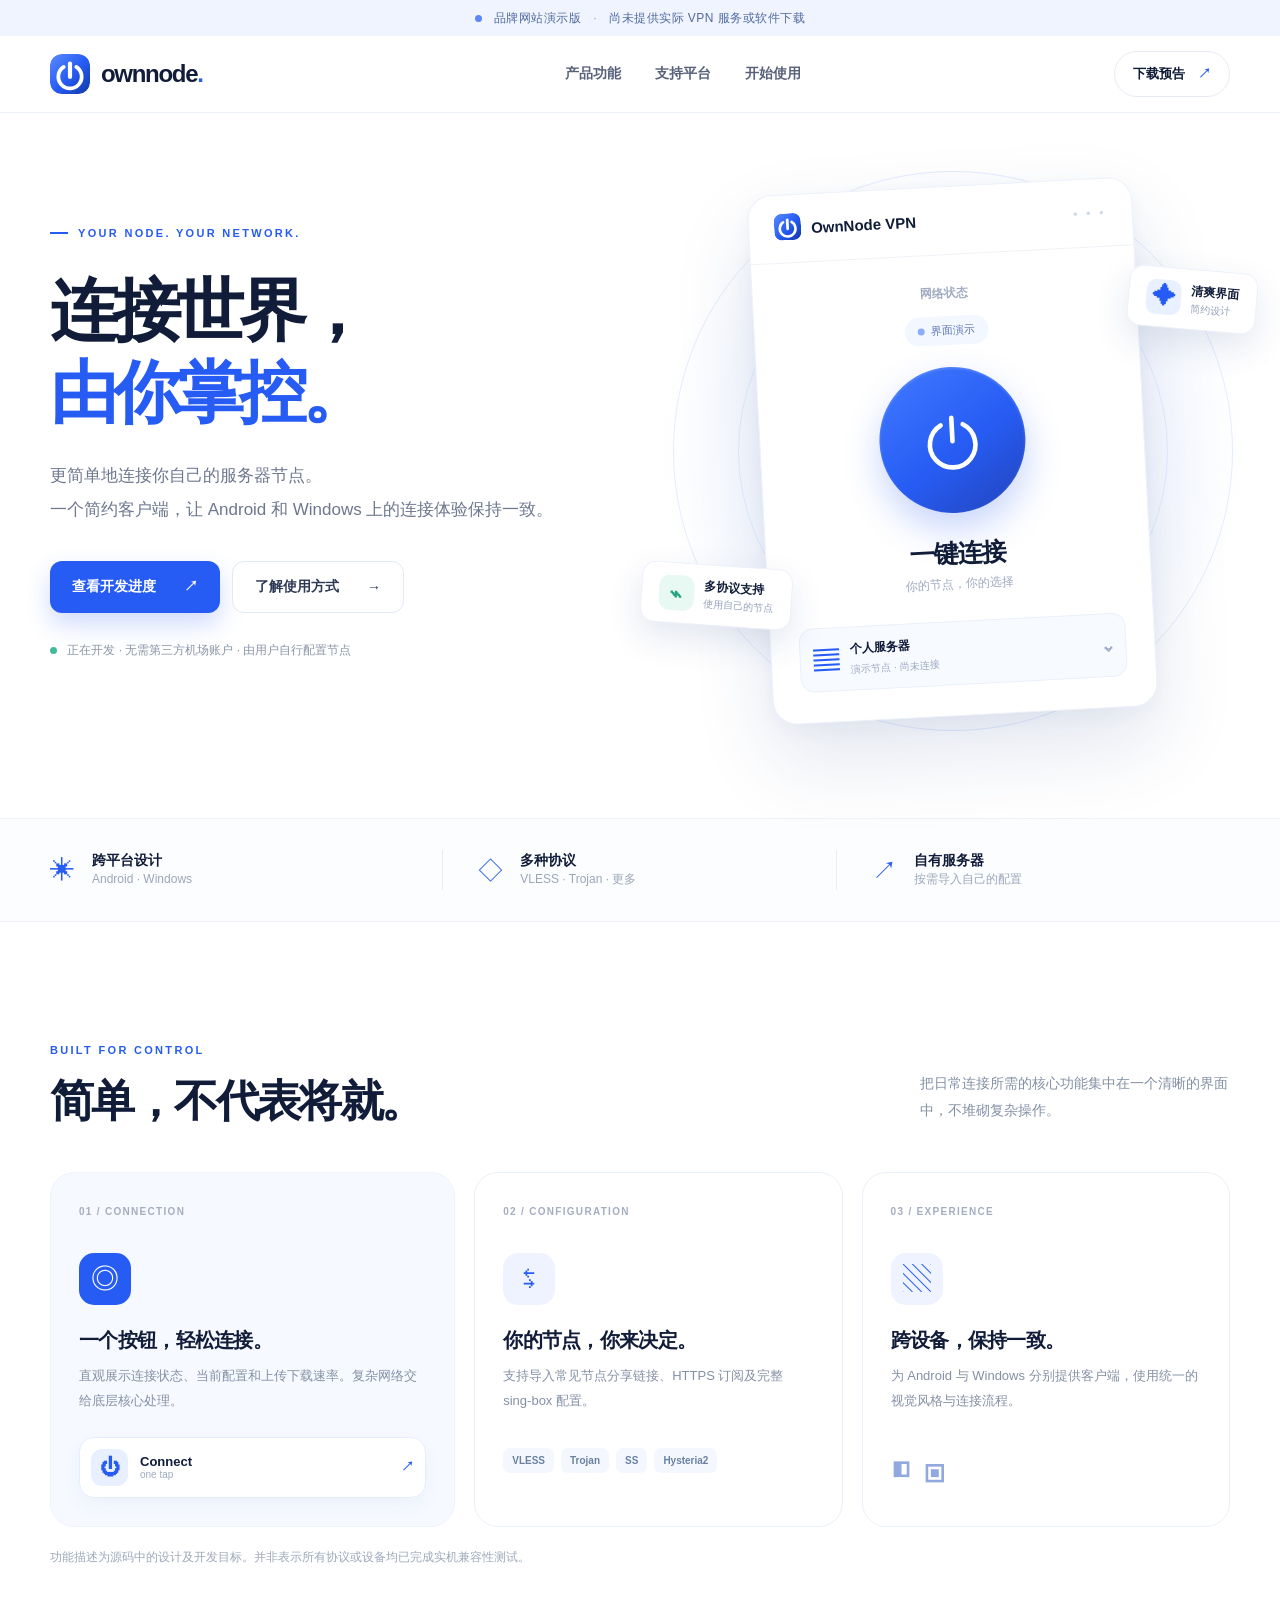
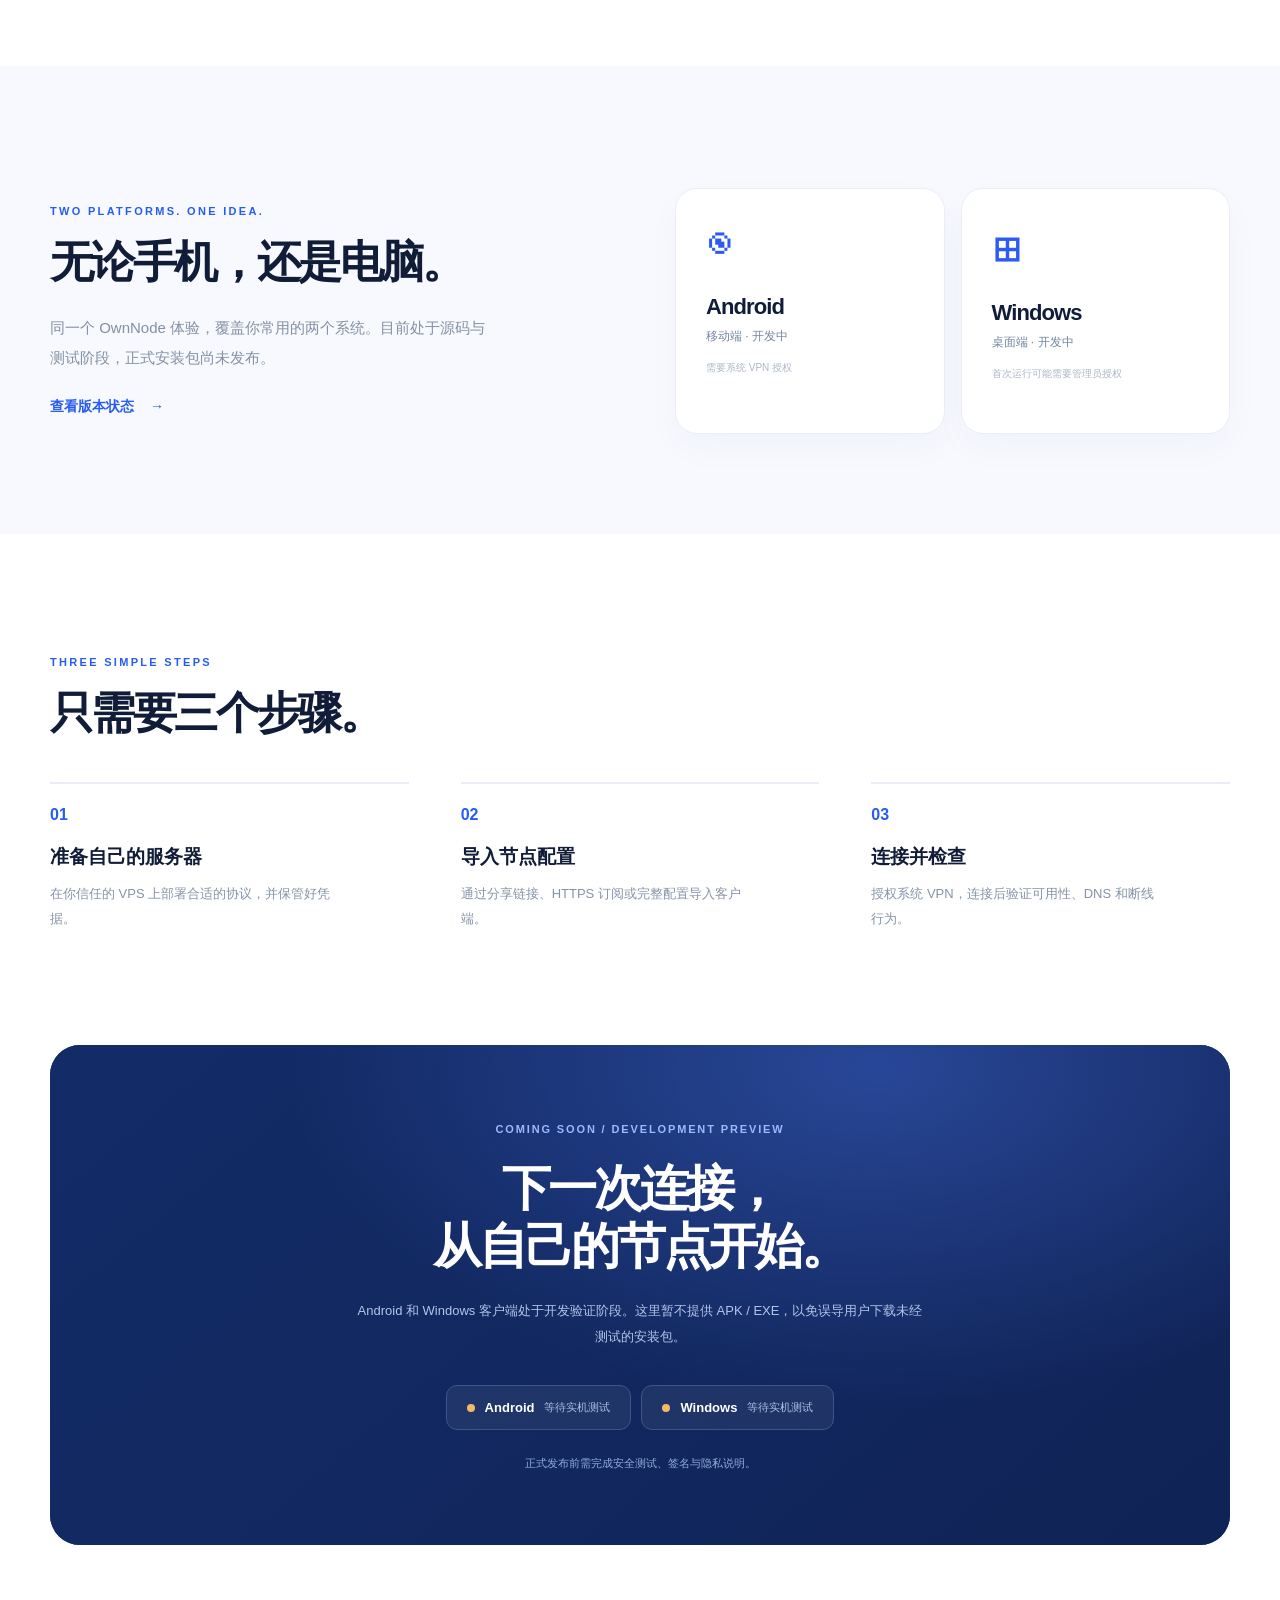
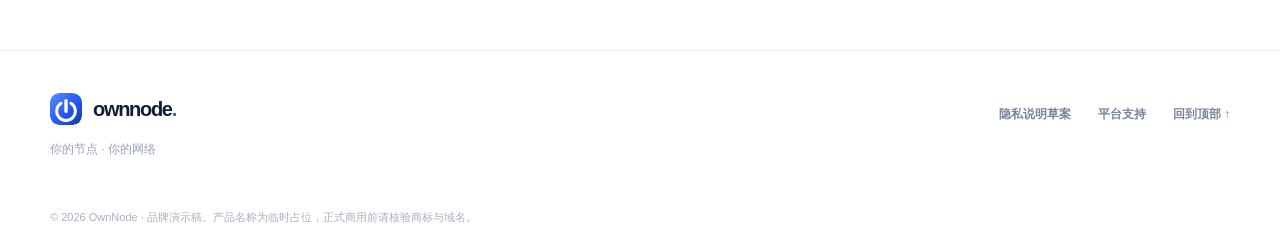
<file: website/index.html>
<!DOCTYPE html>
<html lang="zh-CN">
<head>
  <meta charset="utf-8" />
  <meta name="viewport" content="width=device-width, initial-scale=1" />
  <meta name="theme-color" content="#F8FAFF" />
  <meta name="description" content="OwnNode VPN 品牌官网演示：通过自己的节点掌控连接方式。Android 与 Windows 软件开发预览。" />
  <title>OwnNode VPN · 你的节点，你的网络</title>
  <link rel="icon" type="image/svg+xml" href="assets/logo.svg" />
  <link rel="stylesheet" href="styles.css" />
</head>
<body>
  <div class="preview-banner"><span class="preview-dot"></span> 品牌网站演示版 <span class="separator">·</span> 尚未提供实际 VPN 服务或软件下载</div>
  <header class="site-header" id="top">
    <div class="nav-wrap container">
      <a href="#top" class="brand" aria-label="OwnNode VPN 首页">
        <img src="assets/logo.svg" alt="" width="40" height="40" />
        <span>ownnode<span class="brand-dot">.</span></span>
      </a>
      <nav aria-label="主导航">
        <a href="#features">产品功能</a>
        <a href="#platforms">支持平台</a>
        <a href="#how-it-works">开始使用</a>
      </nav>
      <a class="nav-cta" href="#download">下载预告 <span aria-hidden="true">↗</span></a>
    </div>
  </header>

  <main>
    <section class="hero container">
      <div class="hero-copy">
        <div class="eyebrow"><span class="line"></span> YOUR NODE. YOUR NETWORK.</div>
        <h1>连接世界，<br /><span>由你掌控。</span></h1>
        <p class="lede">更简单地连接你自己的服务器节点。<br/>一个简约客户端，让 Android 和 Windows 上的连接体验保持一致。</p>
        <div class="hero-actions">
          <a class="btn btn-primary" href="#download">查看开发进度 <span aria-hidden="true">↗</span></a>
          <a class="btn btn-secondary" href="#how-it-works">了解使用方式 <span aria-hidden="true">→</span></a>
        </div>
        <div class="hero-foot"><span class="tiny-led"></span> 正在开发 · 无需第三方机场账户 · 由用户自行配置节点</div>
      </div>
      <div class="hero-visual" aria-label="软件连接界面设计预览">
        <div class="glow"></div>
        <div class="orbit orbit-one"></div>
        <div class="orbit orbit-two"></div>
        <div class="desktop-window">
          <div class="window-top"><span class="window-logo"><img src="assets/logo.svg" alt="" /></span><span class="window-name">OwnNode VPN</span><span class="window-dots">● ● ●</span></div>
          <div class="app-area">
            <div class="app-label">网络状态</div>
            <div class="status-pill"><span></span> 界面演示</div>
            <div class="power-ring"><svg viewBox="0 0 120 120" aria-hidden="true"><path d="M60 22V62" stroke="currentColor" stroke-width="8" stroke-linecap="round"/><path d="M41 34a39 39 0 1 0 38 0" stroke="currentColor" stroke-width="8" stroke-linecap="round" fill="none"/></svg></div>
            <div class="app-headline">一键连接</div>
            <div class="app-subhead">你的节点，你的选择</div>
            <div class="app-profile"><span class="server-icon">▤</span><span>个人服务器 <small>演示节点 · 尚未连接</small></span><span class="chevron">⌄</span></div>
          </div>
        </div>
        <div class="floating-chip floating-chip-top"><span class="chip-icon">✦</span><span>清爽界面<br/><small>简约设计</small></span></div>
        <div class="floating-chip floating-chip-bottom"><span class="chip-icon chip-secondary">⌁</span><span>多协议支持<br/><small>使用自己的节点</small></span></div>
      </div>
    </section>

    <section class="trust-line" aria-label="产品特点">
      <div class="container trust-content"><div><span class="trust-icon">✳</span><strong>跨平台设计</strong><small>Android · Windows</small></div><div><span class="trust-icon">◇</span><strong>多种协议</strong><small>VLESS · Trojan · 更多</small></div><div><span class="trust-icon">↗</span><strong>自有服务器</strong><small>按需导入自己的配置</small></div></div>
    </section>

    <section class="section container" id="features">
      <div class="section-heading"><div><div class="kicker">BUILT FOR CONTROL</div><h2>简单，不代表将就。</h2></div><p>把日常连接所需的核心功能集中在一个清晰的界面中，不堆砌复杂操作。</p></div>
      <div class="feature-grid">
        <article class="feature feature-large"><span class="feature-num">01 / CONNECTION</span><div class="feature-icon icon-blue">◎</div><h3>一个按钮，轻松连接。</h3><p>直观展示连接状态、当前配置和上传下载速率。复杂网络交给底层核心处理。</p><div class="mini-connect"><span class="mini-circle">⏻</span><span>Connect <small>one tap</small></span><span class="mini-arrow">↗</span></div></article>
        <article class="feature"><span class="feature-num">02 / CONFIGURATION</span><div class="feature-icon">⇆</div><h3>你的节点，你来决定。</h3><p>支持导入常见节点分享链接、HTTPS 订阅及完整 sing-box 配置。</p><div class="tag-row"><span>VLESS</span><span>Trojan</span><span>SS</span><span>Hysteria2</span></div></article>
        <article class="feature"><span class="feature-num">03 / EXPERIENCE</span><div class="feature-icon">▧</div><h3>跨设备，保持一致。</h3><p>为 Android 与 Windows 分别提供客户端，使用统一的视觉风格与连接流程。</p><div class="platform-glyph"><span>◧</span><span>▣</span></div></article>
      </div>
      <p class="fineprint">功能描述为源码中的设计及开发目标。并非表示所有协议或设备均已完成实机兼容性测试。</p>
    </section>

    <section class="section platform-section" id="platforms"><div class="container platform-inner"><div><div class="kicker">TWO PLATFORMS. ONE IDEA.</div><h2>无论手机，还是电脑。</h2><p>同一个 OwnNode 体验，覆盖你常用的两个系统。目前处于源码与测试阶段，正式安装包尚未发布。</p><a class="simple-link" href="#download">查看版本状态 <span>→</span></a></div><div class="platform-cards"><div class="platform-card"><div class="platform-symbol">◉</div><strong>Android</strong><span>移动端 · 开发中</span><small>需要系统 VPN 授权</small></div><div class="platform-card"><div class="platform-symbol windows-symbol">⊞</div><strong>Windows</strong><span>桌面端 · 开发中</span><small>首次运行可能需要管理员授权</small></div></div></div></section>

    <section class="section container how-section" id="how-it-works"><div class="kicker">THREE SIMPLE STEPS</div><h2>只需要三个步骤。</h2><div class="steps"><div><span>01</span><strong>准备自己的服务器</strong><p>在你信任的 VPS 上部署合适的协议，并保管好凭据。</p></div><div><span>02</span><strong>导入节点配置</strong><p>通过分享链接、HTTPS 订阅或完整配置导入客户端。</p></div><div><span>03</span><strong>连接并检查</strong><p>授权系统 VPN，连接后验证可用性、DNS 和断线行为。</p></div></div></section>

    <section class="container download-section" id="download"><div class="download-glow"></div><span class="download-label">COMING SOON / DEVELOPMENT PREVIEW</span><h2>下一次连接，<br/>从自己的节点开始。</h2><p>Android 和 Windows 客户端处于开发验证阶段。这里暂不提供 APK / EXE，以免误导用户下载未经测试的安装包。</p><div class="download-status"><div><span class="state-indicator"></span><strong>Android</strong><small>等待实机测试</small></div><div><span class="state-indicator"></span><strong>Windows</strong><small>等待实机测试</small></div></div><span class="not-live">正式发布前需完成安全测试、签名与隐私说明。</span></section>
  </main>
  <footer><div class="container footer-inner"><div><a class="brand" href="#top"><img src="assets/logo.svg" alt="" width="32" height="32"/><span>ownnode<span class="brand-dot">.</span></span></a><p>你的节点 · 你的网络</p></div><div class="footer-links"><a href="privacy.html">隐私说明草案</a><a href="#platforms">平台支持</a><a href="#top">回到顶部 ↑</a></div></div><div class="container copyright">© <span id="year">2026</span> OwnNode · 品牌演示稿。产品名称为临时占位，正式商用前请核验商标与域名。</div></footer>
  <script src="script.js" defer></script>
</body>
</html>
</file>
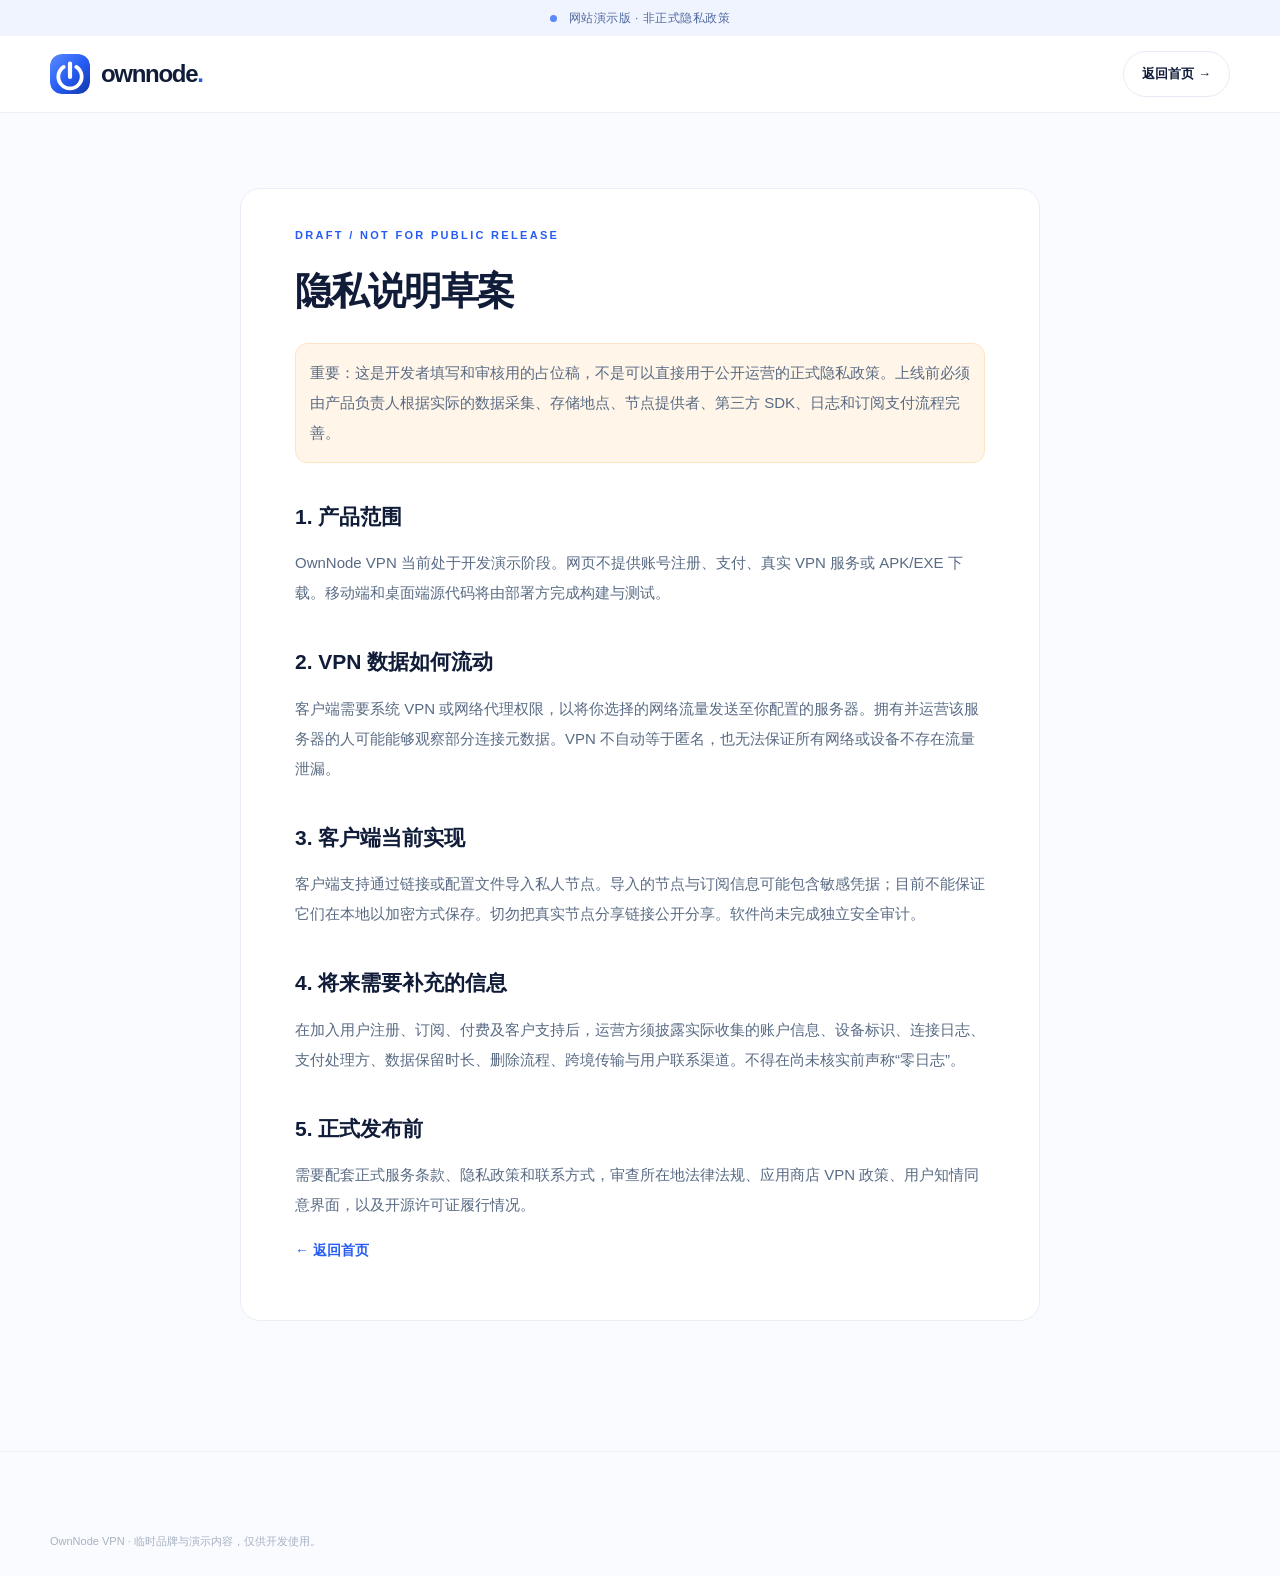
<file: website/privacy.html>
<!DOCTYPE html><html lang="zh-CN"><head><meta charset="utf-8"/><meta name="viewport" content="width=device-width,initial-scale=1"/><title>隐私说明草案 · OwnNode VPN</title><link rel="icon" href="assets/logo.svg" type="image/svg+xml"/><link rel="stylesheet" href="styles.css"/></head>
<body class="privacy-page"><div class="preview-banner"><span class="preview-dot"></span> 网站演示版 · 非正式隐私政策</div><header class="site-header"><div class="container nav-wrap"><a class="brand" href="index.html"><img src="assets/logo.svg" alt="" width="40" height="40"/><span>ownnode<span class="brand-dot">.</span></span></a><a class="nav-cta" href="index.html">返回首页 →</a></div></header><main class="legal-content"><div class="kicker">DRAFT / NOT FOR PUBLIC RELEASE</div><h1>隐私说明草案</h1><p class="privacy-note">重要：这是开发者填写和审核用的占位稿，不是可以直接用于公开运营的正式隐私政策。上线前必须由产品负责人根据实际的数据采集、存储地点、节点提供者、第三方 SDK、日志和订阅支付流程完善。</p><h2>1. 产品范围</h2><p>OwnNode VPN 当前处于开发演示阶段。网页不提供账号注册、支付、真实 VPN 服务或 APK/EXE 下载。移动端和桌面端源代码将由部署方完成构建与测试。</p><h2>2. VPN 数据如何流动</h2><p>客户端需要系统 VPN 或网络代理权限，以将你选择的网络流量发送至你配置的服务器。拥有并运营该服务器的人可能能够观察部分连接元数据。VPN 不自动等于匿名，也无法保证所有网络或设备不存在流量泄漏。</p><h2>3. 客户端当前实现</h2><p>客户端支持通过链接或配置文件导入私人节点。导入的节点与订阅信息可能包含敏感凭据；目前不能保证它们在本地以加密方式保存。切勿把真实节点分享链接公开分享。软件尚未完成独立安全审计。</p><h2>4. 将来需要补充的信息</h2><p>在加入用户注册、订阅、付费及客户支持后，运营方须披露实际收集的账户信息、设备标识、连接日志、支付处理方、数据保留时长、删除流程、跨境传输与用户联系渠道。不得在尚未核实前声称“零日志”。</p><h2>5. 正式发布前</h2><p>需要配套正式服务条款、隐私政策和联系方式，审查所在地法律法规、应用商店 VPN 政策、用户知情同意界面，以及开源许可证履行情况。</p><p><a class="simple-link" href="index.html">← 返回首页</a></p></main><footer><div class="container copyright">OwnNode VPN · 临时品牌与演示内容，仅供开发使用。</div></footer></body></html>
</file>
<file: website/styles.css>
:root{--ink:#101c38;--muted:#6d778d;--blue:#275cf4;--border:#e9eef7;--page:#fff;--slate:#f7f9fd;--shadow:0 25px 60px rgba(20,47,100,.08)}
*{box-sizing:border-box}html{scroll-behavior:smooth}body{margin:0;background:var(--page);color:var(--ink);font-family:Inter,-apple-system,BlinkMacSystemFont,"Segoe UI","PingFang SC","Microsoft YaHei",Arial,sans-serif;-webkit-font-smoothing:antialiased}a{color:inherit;text-decoration:none}button{font:inherit}.container{width:min(1180px,calc(100% - 72px));margin:0 auto}::selection{background:#dce7ff}
.preview-banner{height:36px;display:flex;align-items:center;justify-content:center;gap:12px;background:#eff4ff;color:#526a9e;font-size:12px;letter-spacing:.04em}.preview-dot{height:7px;width:7px;border-radius:50%;background:#5b87fa}.separator{opacity:.55}.site-header{position:sticky;top:0;z-index:15;background:rgba(255,255,255,.91);backdrop-filter:blur(18px);border-bottom:1px solid rgba(230,235,245,.78)}.nav-wrap{height:76px;display:flex;align-items:center;justify-content:space-between}.brand{display:inline-flex;align-items:center;gap:11px;font-size:24px;font-weight:850;letter-spacing:-1.3px}.brand img{border-radius:12px}.brand-dot{color:var(--blue)}nav{display:flex;gap:34px;margin-left:50px}nav a{color:#57627a;font-size:14px;font-weight:600}nav a:hover,.footer-links a:hover{color:var(--blue)}.nav-cta{border:1px solid #e5eaf4;border-radius:999px;padding:13px 18px;font-size:13px;font-weight:750}.nav-cta span{margin-left:9px;color:var(--blue)}
.hero{min-height:705px;display:grid;grid-template-columns:53% 47%;align-items:center;position:relative;padding-top:40px;padding-bottom:70px}.hero-copy{position:relative;z-index:2;padding-bottom:15px}.eyebrow,.kicker{font-size:11px;font-weight:850;letter-spacing:.21em;color:var(--blue)}.eyebrow{display:flex;align-items:center;gap:10px}.line{width:18px;height:2px;background:var(--blue)}.hero h1{font-size:clamp(58px,5.3vw,76px);line-height:1.21;font-weight:850;letter-spacing:-.074em;margin:31px 0 25px}.hero h1 span{color:var(--blue)}.lede{font-size:17px;line-height:2;color:var(--muted);font-weight:450}.hero-actions{display:flex;gap:12px;margin-top:34px}.btn{display:inline-flex;align-items:center;justify-content:center;gap:28px;padding:16px 22px;font-weight:760;font-size:14px;border-radius:12px;transition:transform .2s,box-shadow .2s}.btn:hover{transform:translateY(-2px)}.btn-primary{background:var(--blue);color:white;box-shadow:0 11px 25px rgba(39,92,244,.22)}.btn-secondary{color:#2d3855;background:#fff;border:1px solid #e2e8f4}.hero-foot{margin-top:29px;color:#8a95a7;font-size:12px}.tiny-led{display:inline-block;width:7px;height:7px;background:#44ba9d;border-radius:50%;margin-right:7px}
.hero-visual{position:relative;min-height:530px;display:flex;align-items:center;justify-content:center;isolation:isolate}.glow{position:absolute;width:610px;height:560px;border-radius:50%;background:radial-gradient(circle,#e8efff 0%,#f5f8ff 44%,rgba(255,255,255,0) 72%);z-index:-2}.orbit{position:absolute;border:1px solid #e5ecff;border-radius:50%;z-index:-1}.orbit-one{width:560px;height:560px}.orbit-two{width:430px;height:430px}.desktop-window{width:385px;min-height:480px;background:#fff;border:1px solid #edf1f9;box-shadow:0 36px 80px rgba(33,65,132,.13),0 6px 20px rgba(33,65,132,.035);border-radius:24px;overflow:hidden;transform:rotate(-3deg);position:relative}.window-top{height:68px;border-bottom:1px solid #f0f2f7;display:flex;align-items:center;padding:0 25px;gap:10px}.window-logo img{height:27px;width:27px;border-radius:8px}.window-name{font-size:15px;font-weight:850}.window-dots{margin-left:auto;color:#cfd8e7;letter-spacing:3px;font-size:8px}.app-area{text-align:center;padding:30px 28px}.app-label{color:#a2acc0;font-size:12px;font-weight:650}.status-pill{margin:14px auto 22px;background:#f3f7ff;color:#5d78b3;display:inline-flex;align-items:center;gap:7px;padding:7px 13px;font-size:11px;border-radius:50px}.status-pill span{height:7px;width:7px;border-radius:50%;background:#8baffc}.power-ring{width:146px;height:146px;border-radius:50%;margin:0 auto;display:grid;place-items:center;background:linear-gradient(145deg,#417aff,#275cf4 55%,#2244bb);color:white;box-shadow:0 16px 36px rgba(39,92,244,.26),inset 0 1px 3px rgba(255,255,255,.25)}.power-ring svg{width:70px;height:70px}.app-headline{font-weight:850;font-size:25px;margin-top:24px;letter-spacing:-.04em}.app-subhead{color:#9faabf;font-size:12px;margin-top:6px}.app-profile{display:flex;align-items:center;text-align:left;gap:12px;background:#f7faff;border:1px solid #eaf0fa;padding:13px;border-radius:14px;margin-top:28px;font-size:12px;font-weight:800}.app-profile span:nth-child(2){display:flex;flex-direction:column;gap:5px}.app-profile small{font-weight:500;color:#9ba7bd}.server-icon{color:var(--blue);font-size:25px}.chevron{margin-left:auto;font-size:22px;color:#9eacc5}.floating-chip{position:absolute;display:flex;align-items:center;gap:10px;padding:12px 17px;background:#fff;border:1px solid #eef1f9;border-radius:14px;box-shadow:0 14px 35px rgba(24,57,133,.12);font-size:12px;line-height:1.4;font-weight:800;z-index:2}.floating-chip small{font-size:10px;font-weight:500;color:#91a0ba}.floating-chip-top{top:83px;right:-27px;transform:rotate(5deg)}.floating-chip-bottom{bottom:90px;left:-34px;transform:rotate(4deg)}.chip-icon{width:35px;height:35px;background:#e9f0ff;color:var(--blue);border-radius:10px;font-size:23px;display:grid;place-items:center}.chip-secondary{background:#e8f8f2;color:#23a07f}
.trust-line{border-top:1px solid #f0f2f7;border-bottom:1px solid #f0f2f7;background:#fcfdff}.trust-content{display:grid;grid-template-columns:repeat(3,1fr);padding:31px 0}.trust-content>div{display:grid;grid-template-columns:42px 1fr;grid-template-rows:1fr 1fr;align-items:center;padding:2px 35px;border-right:1px solid #e9edf5}.trust-content>div:first-child{padding-left:0}.trust-content>div:last-child{border-right:0}.trust-icon{grid-row:1/3;font-size:25px;color:var(--blue)}.trust-content strong{font-size:14px}.trust-content small{font-size:12px;color:#9aa6b7}
.section{padding-top:122px;padding-bottom:100px}.section-heading{display:flex;align-items:end;justify-content:space-between;gap:30px;margin-bottom:44px}.section h2{font-size:clamp(35px,3.4vw,48px);letter-spacing:-.06em;line-height:1.25;margin:18px 0 0}.section-heading p{max-width:310px;color:#8290a4;font-size:14px;line-height:1.9;margin:0 0 5px}.feature-grid{display:grid;grid-template-columns:1.1fr 1fr 1fr;gap:19px}.feature{border:1px solid #eaf0f8;border-radius:24px;padding:28px;background:#fff;min-height:346px;overflow:hidden;position:relative}.feature-large{background:#f6f9ff;border-color:#eff3fc}.feature-num{font-size:10px;letter-spacing:.13em;color:#a4aec0;font-weight:800}.feature-icon{width:52px;height:52px;border-radius:15px;background:#eef3ff;color:var(--blue);display:grid;place-items:center;font-size:28px;margin-top:34px}.icon-blue{background:var(--blue);color:#fff}.feature h3{font-size:20px;letter-spacing:-.035em;margin:22px 0 10px}.feature p{color:#8490a4;font-size:13px;line-height:1.9;margin:0}.mini-connect{display:flex;align-items:center;gap:12px;background:white;border:1px solid #e5edff;border-radius:15px;padding:11px;margin-top:23px;box-shadow:0 8px 20px rgba(20,65,143,.045);font-weight:800;font-size:13px}.mini-connect small{display:block;color:#9eacc1;font-weight:500;font-size:10px}.mini-circle{display:grid;place-items:center;width:37px;height:37px;background:#e8f0ff;color:var(--blue);border-radius:11px;font-size:20px}.mini-arrow{margin-left:auto;color:var(--blue)}.tag-row{display:flex;flex-wrap:wrap;gap:7px;margin-top:34px}.tag-row span{padding:7px 9px;background:#f4f7fd;border-radius:7px;color:#6980a2;font-size:10px;font-weight:800}.platform-glyph{margin-top:33px;font-size:42px;letter-spacing:11px;color:#91a9de}.fineprint{font-size:12px;color:#9da8ba;margin:22px 0 0}
.platform-section{background:#f7f9fe}.platform-inner{display:grid;grid-template-columns:1fr 1fr;gap:70px;align-items:center}.platform-inner>div:first-child>p{max-width:450px;line-height:2;color:#8490a4;font-size:15px;margin:24px 0}.simple-link{font-weight:800;font-size:14px;color:var(--blue)}.simple-link span{margin-left:12px}.platform-cards{display:flex;gap:16px}.platform-card{border:1px solid #e9eef8;background:#fff;border-radius:22px;padding:30px;min-height:246px;flex:1;display:flex;flex-direction:column;align-items:start;box-shadow:0 14px 35px rgba(34,64,115,.03)}.platform-symbol{font-size:49px;color:#2d5af0;line-height:1}.windows-symbol{font-size:55px}.platform-card strong{font-size:22px;margin-top:26px;letter-spacing:-.04em}.platform-card>span{font-size:12px;color:#7385a2;margin-top:8px}.platform-card small{color:#abb6c6;margin-top:16px;font-size:10px}
.how-section h2{margin-bottom:42px}.steps{display:grid;grid-template-columns:repeat(3,1fr);gap:52px}.steps>div{padding-top:22px;border-top:2px solid #e9eef8}.steps>div span{color:var(--blue);font-weight:900;font-size:16px}.steps>div strong{display:block;margin-top:20px;font-size:19px}.steps>div p{margin-top:12px;font-size:13px;line-height:1.9;color:#8593a8;max-width:290px}
.download-section{border-radius:30px;background:#102b70;color:#fff;padding:74px 60px;text-align:center;margin-bottom:105px;position:relative;overflow:hidden;isolation:isolate}.download-glow{position:absolute;inset:0;background:radial-gradient(ellipse at 70% 5%,rgba(83,129,255,.35),transparent 50%),linear-gradient(140deg,#132c68,#102356);z-index:-1}.download-label{font-size:11px;letter-spacing:.17em;color:#9db9fd;font-weight:800}.download-section h2{margin:22px 0;font-size:49px;letter-spacing:-.06em;line-height:1.2}.download-section>p{color:#b3c5e8;font-size:13px;line-height:2;max-width:570px;margin:0 auto}.download-status{display:flex;justify-content:center;gap:10px;margin-top:35px}.download-status>div{display:flex;align-items:center;gap:10px;border:1px solid #3f5488;background:rgba(255,255,255,.06);border-radius:11px;padding:14px 20px}.state-indicator{height:8px;width:8px;background:#f3ba64;border-radius:50%}.download-status strong{font-size:13px}.download-status small{font-size:11px;color:#afc0e3}.not-live{display:block;margin-top:26px;font-size:11px;color:#92acd9}
footer{border-top:1px solid #edf0f5;padding:42px 0 27px}.footer-inner{display:flex;justify-content:space-between;align-items:start}.footer-inner .brand{font-size:20px}.footer-inner .brand img{border-radius:9px}.footer-inner p{font-size:12px;color:#96a2b6}.footer-links{display:flex;gap:27px;color:#78869a;font-weight:650;font-size:12px;padding-top:13px}.copyright{font-size:11px;color:#a7b1c0;margin-top:40px}
.privacy-page{background:#f9fbff;min-height:100vh}.privacy-page .legal-content{max-width:800px;margin:75px auto 130px;background:#fff;border:1px solid #e9edf5;border-radius:20px;padding:40px 54px}.privacy-page h1{font-size:38px;letter-spacing:-.04em}.privacy-page h2{font-size:21px;margin-top:40px}.privacy-page p,.privacy-page li{font-size:15px;line-height:2;color:#596b84}.privacy-note{background:#fff5e8;border:1px solid #ffe4c2;color:#95642c;padding:14px;border-radius:12px;font-size:13px;line-height:1.8}
@media(max-width:1060px){.hero{grid-template-columns:50% 50%}.hero h1{font-size:59px}.desktop-window{transform:scale(.88) rotate(-3deg)}.floating-chip-top{right:0}.floating-chip-bottom{left:0}.feature-grid{grid-template-columns:1fr 1fr}.feature-large{grid-column:1/3}.trust-content>div{padding:2px 20px}.platform-inner{gap:35px}.platform-card{padding:22px}}
@media(max-width:740px){.container{width:min(100% - 38px,540px)}.preview-banner{font-size:10px;gap:6px}.nav-wrap{height:65px}.brand{font-size:22px}nav{display:none}.nav-cta{font-size:11px;padding:10px 12px}.hero{display:block;min-height:initial;padding-top:82px;padding-bottom:55px}.hero h1{font-size:clamp(49px,11vw,65px);letter-spacing:-.07em}.lede{font-size:14px;line-height:1.9}.lede br{display:none}.hero-actions{flex-wrap:wrap}.btn{font-size:12px;gap:12px}.hero-foot{font-size:11px;line-height:1.6}.hero-visual{min-height:505px;margin-top:22px}.desktop-window{transform:scale(.85) rotate(-3deg)}.orbit-one{width:410px;height:410px}.orbit-two{width:310px;height:310px}.glow{width:480px;height:500px}.floating-chip-top{right:-3px;top:35px}.floating-chip-bottom{left:-3px;bottom:46px}.trust-content{grid-template-columns:1fr;gap:18px;padding:23px 0}.trust-content>div,.trust-content>div:first-child{padding:4px 0;border:0}.section{padding:80px 0}.section-heading{display:block}.section-heading p{margin-top:20px}.section h2{font-size:37px}.feature-grid{grid-template-columns:1fr}.feature-large{grid-column:auto}.feature{min-height:300px}.feature-icon{margin-top:26px}.platform-inner{grid-template-columns:1fr}.platform-cards{gap:12px}.platform-card{min-height:215px;padding:19px}.platform-card strong{font-size:19px}.platform-card small{line-height:1.6}.steps{grid-template-columns:1fr;gap:17px}.steps>div strong{margin-top:12px}.download-section{width:calc(100% - 26px);padding:55px 18px;margin-bottom:60px;border-radius:22px}.download-section h2{font-size:38px}.download-status{flex-direction:column;align-items:center}.download-status>div{width:min(280px,100%);justify-content:center}.footer-inner{display:block}.footer-links{margin-top:23px;gap:16px;flex-wrap:wrap}.privacy-page .legal-content{width:calc(100% - 32px);padding:27px 25px;margin:30px auto 65px}.privacy-page h1{font-size:31px}}
@media(prefers-reduced-motion:reduce){*,*:before,*:after{scroll-behavior:auto!important;transition:none!important}}
</file>
